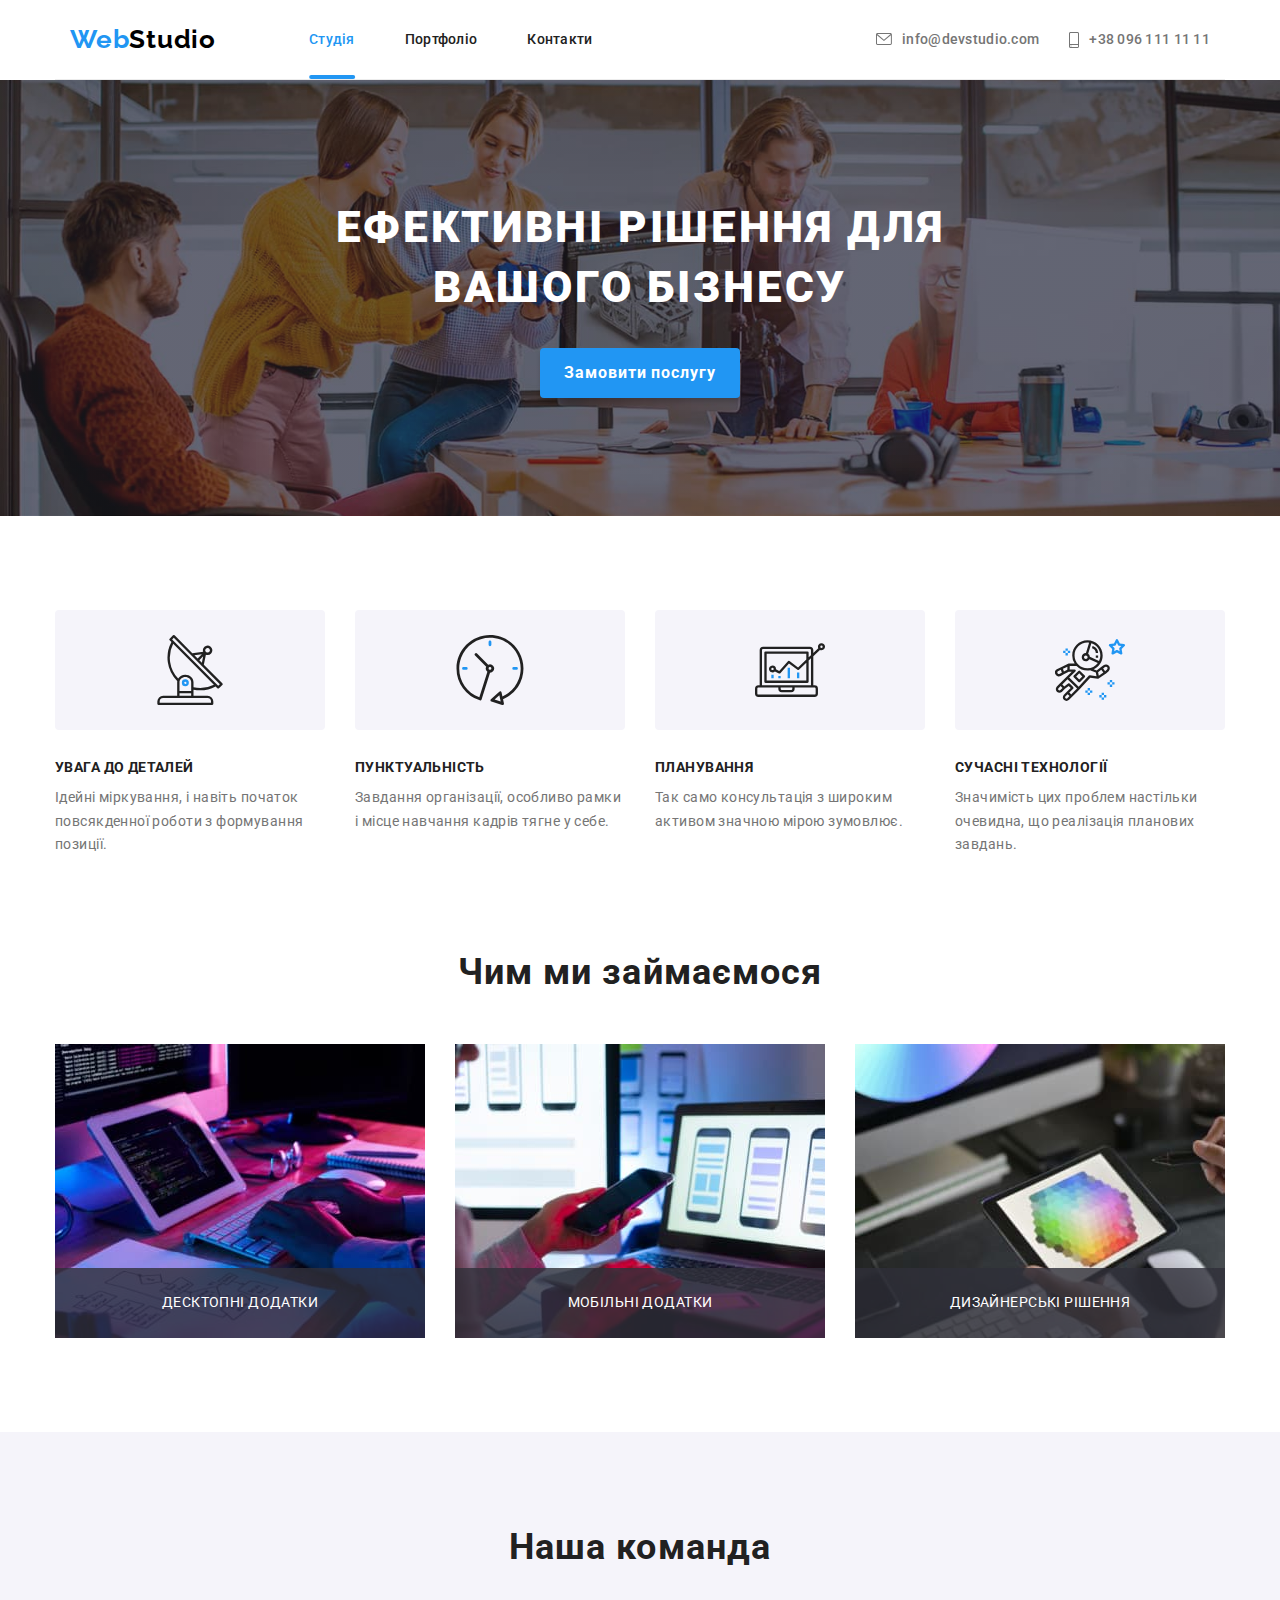
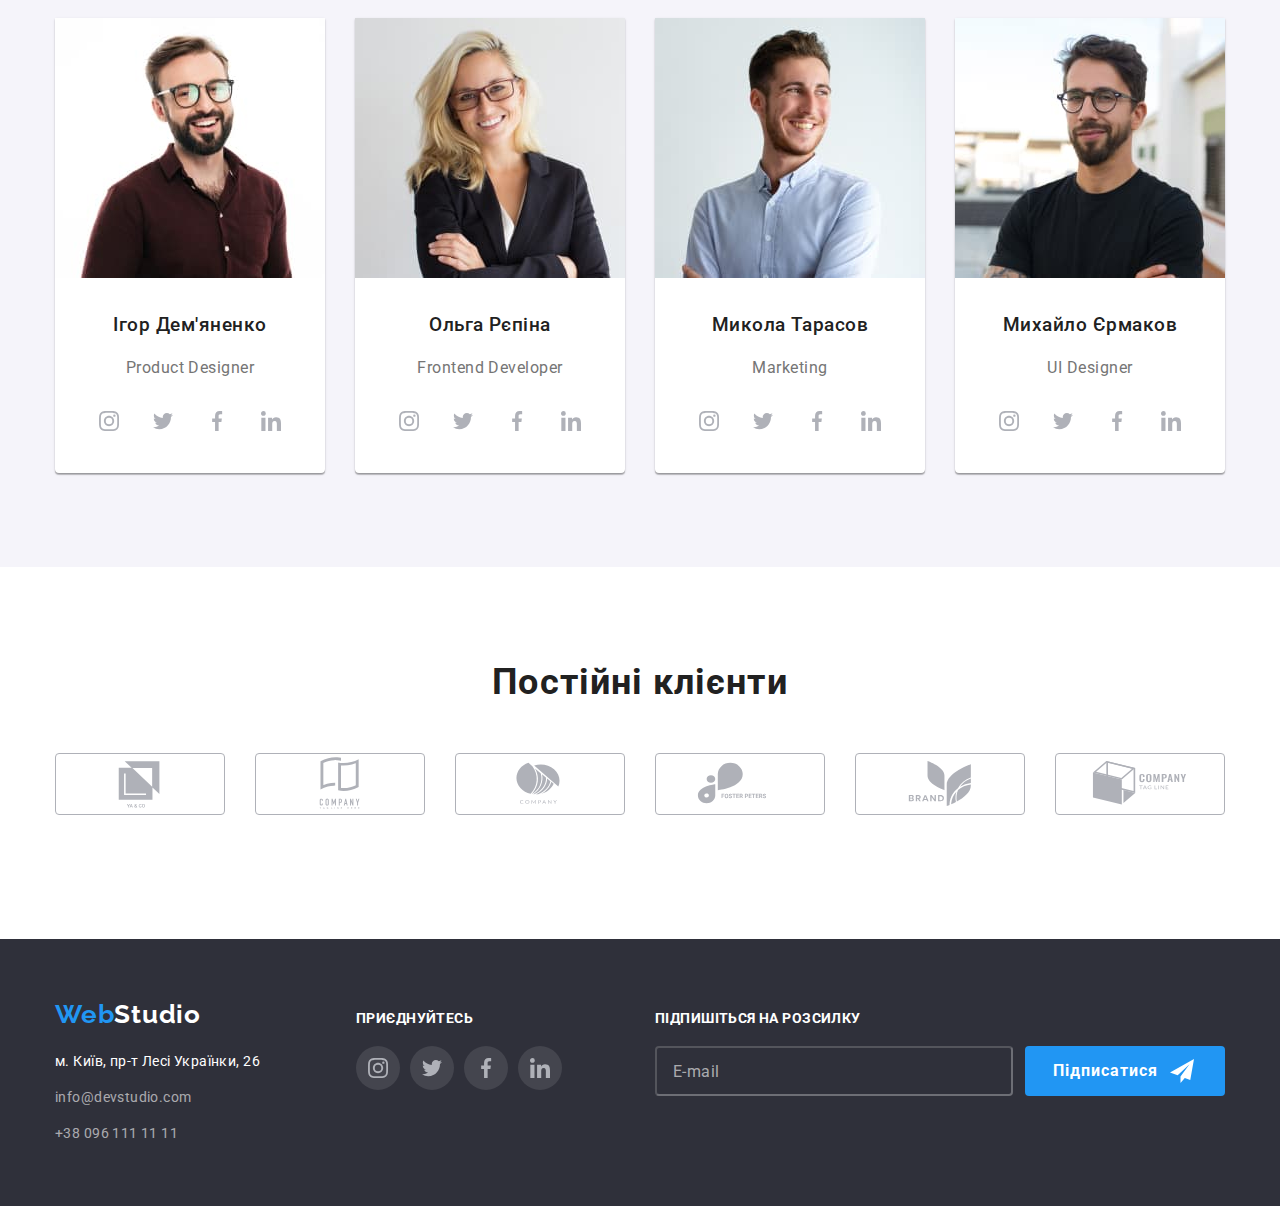
<file: index.html>
<!DOCTYPE html>
<html lang="uk">
	<head>
		<meta charset="UTF-8" />
		<meta http-equiv="X-UA-Compatible" content="IE=edge" />
		<meta name="viewport" content="width=device-width, initial-scale=1.0" />
		<title>Студія</title>
		<link
			href="https://fonts.googleapis.com/css2?family=Oleo+Script&family=Raleway:wght@700&family=Roboto:wght@400;500;700;900&display=swap"
			rel="stylesheet"
		/>
		<!-- <link
			rel="stylesheet"
			href="https://cdnjs.cloudflare.com/ajax/libs/modern-normalize/1.1.0/modern-normalize.min.css"
		/> -->
		<link rel="stylesheet" href="./css/main.min.css" />
	</head>
	<body>
		<header class="header">
			<div class="container header__nav">
				<a class="link logo" href="./index.html">
					<span class="logo__part-web">Web</span>Studio
				</a>
				<nav>
					<ul class="list header__nav-list">
						<li class="header__nav-item"><a href="./index.html" class="link header__link header__link--current">Студія</a></li>
						<li class="header__nav-item"><a href="./portfolio.html" class="link header__link">Портфоліо</a></li>
						<li class="header__nav-item"><a href="#" class="link header__link">Контакти</a></li>
					</ul>
				</nav>
				<ul class="list header__list">
					<li class="item header__item">
						<a href="mailto:info@devstudio.com" class="link header__contact">
							<svg class="header__contact-icon" width="16" height="12">
								<use href="./images/icons.svg#icon-envelope"></use>
							</svg>
							info@devstudio.com
						</a>
					</li>
					<li class="item header__item">
						<a href="tel:+380961111111" class="link header__contact">
							<svg class="header__contact-icon" width="10" height="16">
								<use href="./images/icons.svg#icon-smartphone"></use>
							</svg>
							+38 096 111 11 11
						</a>
					</li>
				</ul>
				<button class="header__burger js-open-menu" type="button" aria-label="Перемикач мобільного меню"
					aria-controls="menu-container" aria-expanded="false">
						<svg width="40" height="40">
							<use href="./images/icons.svg#icon-menu_40px"></use>
						</svg>
					</button>
			</div>
		</header>
		<main>
		<section class="section hero">
			<div class="container hero__container">
				<h1 class="hero__title">Ефективні рішення для вашого бізнесу</h1>
				<button data-modal-open type="button" class="button hero__button">Замовити послугу</button>
			</div>
		</section>
		<section class="section benefits">
			<div class="container benefits__container">
				<h2 class="title title-section benefits__title--visually-hidden">Переваги</h2>
				<ul class="list benefits__list">
					<li class="item benefits__item">
						<div class="benefits__icon">
							<svg width="70" height="70">
								<use href="./images/icons.svg#icon-antenna"></use>
							</svg>
						</div>
						<h3 class="title benefits__title">УВАГА ДО ДЕТАЛЕЙ</h3>
						<p class="benefits__description">
							Ідейні міркування, і навіть початок повсякденної роботи з формування позиції.
						</p>
					</li>
					<li class="item benefits__item">
						<div class="benefits__icon">
							<svg width="70" height="70">
								<use href="./images/icons.svg#icon-clock"></use>
							</svg>
						</div>
						<h3 class="title benefits__title">ПУНКТУАЛЬНІСТЬ</h3>
						<p class="benefits__description">
							Завдання організації, особливо рамки і місце навчання кадрів тягне у себе.
						</p>
					</li>
					<li class="item benefits__item">
						<div class="benefits__icon">
							<svg width="70" height="70">
								<use href="./images/icons.svg#icon-diagram"></use>
							</svg>
						</div>
						<h3 class="title benefits__title">ПЛАНУВАННЯ</h3>
						<p class="benefits__description">Так само консультація з широким активом значною мірою зумовлює.</p>
					</li>
					<li class="item benefits__item">
						<div class="benefits__icon">
							<svg width="70" height="70">
								<use href="./images/icons.svg#icon-astronaut"></use>
							</svg>
						</div>
						<h3 class="title benefits__title">СУЧАСНІ ТЕХНОЛОГІЇ</h3>
						<p class="benefits__description">
							Значимість цих проблем настільки очевидна, що реалізація планових завдань.
						</p>
					</li>
				</ul>
			</div>
		</section>
		<section class="section works">
			<div class="container works__container">
				<h2 class="title title-section">Чим ми займаємося</h2>
				<ul class="list works__list">
					<li class="item works__item">
						<img srcset="./images/works-img/desktop-apps.jpg 1x, ./images/works-img/desktop-apps@2x.jpg 2x" src="./images/works-img/desktop-apps.jpg" alt="десктопні додатки" />
						<p class="works__description">ДЕСКТОПНІ ДОДАТКИ</p>
					</li>
					<li class="item works__item">
						<img srcset="./images/works-img/mobile-apps.jpg 1x, ./images/works-img/mobile-apps@2x.jpg 2x" src="./images/works-img/mobile-apps.jpg" alt="мобільні додатки" />
						<p class="works__description">МОБІЛЬНІ ДОДАТКИ</p>
					</li>
					<li class="item works__item">
						<img srcset="./images/works-img/design-solutions.jpg 1x, ./images/works-img/design-solutions@2x.jpg 2x" src="./images/works-img/design-solutions.jpg" alt="дизайнерські рішення" />
						<p class="works__description">ДИЗАЙНЕРСЬКІ РІШЕННЯ</p>
					</li>
				</ul>
			</div>
		</section>
		<section class="section team">
			<div class="container team__container">
				<h2 class="title title-section">Наша команда</h2>
				<ul class="list team__list">
					<li class="item team__description">
						<picture>
							<source srcset="./images/team-img/product-designer-desktop.jpg 1x, ./images/team-img/product-designer-desktop@2x.jpg 2x" media="(min-width: 1200px)" />
			  
							<source srcset="./images/team-img/product-designer-tablet.jpg 1x, ./images/team-img/product-designer-tablet@2x.jpg 2x" media="(min-width: 768px)" />
			  
							<img class="team__memeber-img" srcset="./images/team-img/product-designer-mobile.jpg 1x, ./images/team-img/product-designer-mobile@2x.jpg 2x" src="./images/team-img/product-designer-mobile.jpg" alt="дизайнер продукту" />
						  </picture>
						<h3 class="title team__member">Ігор Дем'яненко</h3>
						<p class="team__position">Product Designer</p>
						<ul class="list team__link-list">
							<li class="team__link-item">
								<a class="team__social-link" href="#">
									<svg class="team__link-icon" width="20" height="20">
										<use href="./images/icons.svg#icon-instagram"></use>
									</svg>
								</a>
							</li>
							<li class="team__link-item">
								<a class="team__social-link" href="#">
									<svg class="team__link-icon" width="20" height="20">
										<use href="./images/icons.svg#icon-twitter"></use>
									</svg>
								</a>
							</li>
							<li class="team__link-item">
								<a class="team__social-link" href="#">
									<svg class="team__link-icon" width="20" height="20">
										<use href="./images/icons.svg#icon-facebook"></use>
									</svg>
								</a>
							</li>
							<li class="team__link-item">
								<a class="team__social-link" href="#">
									<svg class="team__link-icon" width="20" height="20">
										<use href="./images/icons.svg#icon-linkedin"></use>
									</svg>
								</a>
							</li>
						</ul>
					</li>
					<li class="item team__description">
						<picture>
							<source srcset="./images/team-img/frontend-developer-desktop.jpg 1x, ./images/team-img/frontend-developer-desktop@2x.jpg 2x" media="(min-width: 1200px)" />
			  
							<source srcset="./images/team-img/frontend-developer-tablet.jpg 1x, ./images/team-img/frontend-developer-tablet@2x.jpg 2x" media="(min-width: 768px)" />
			  
							<img class="team__memeber-img" srcset="./images/team-img/frontend-developer-mobile.jpg 1x, ./images/team-img/frontend-developer-mobile@2x.jpg 2x" src="./images/team-img/frontend-developer-mobile.jpg" alt="фронтенд розробник" />
						</picture>
						<h3 class="title team__member">Ольга Рєпіна</h3>
						<p class="team__position">Frontend Developer</p>
						<ul class="list team__link-list">
							<li class="team__link-item">
								<a class="team__social-link" href="#">
									<svg class="team__link-icon" width="20" height="20">
										<use href="./images/icons.svg#icon-instagram"></use>
									</svg>
								</a>
							</li>
							<li class="team__link-item">
								<a class="team__social-link" href="#">
									<svg class="team__link-icon" width="20" height="20">
										<use href="./images/icons.svg#icon-twitter"></use>
									</svg>
								</a>
							</li>
							<li class="team__link-item">
								<a class="team__social-link" href="#">
									<svg class="team__link-icon" width="20" height="20">
										<use href="./images/icons.svg#icon-facebook"></use>
									</svg>
								</a>
							</li>
							<li class="team__link-item">
								<a class="team__social-link" href="#">
									<svg class="team__link-icon" width="20" height="20">
										<use href="./images/icons.svg#icon-linkedin"></use>
									</svg>
								</a>
							</li>
						</ul>
					</li>
					<li class="item team__description">
						<picture>
							<source srcset="./images/team-img/marketing-desktop.jpg 1x, ./images/team-img/marketing-desktop@2x.jpg 2x" media="(min-width: 1200px)" />
			  
							<source srcset="./images/team-img/marketing-tablet.jpg 1x, ./images/team-img/marketing-tablet@2x.jpg 2x" media="(min-width: 768px)" />
			  
							<img class="team__memeber-img" srcset="./images/team-img/marketing-mobile.jpg 1x, ./images/team-img/marketing-mobile@2x.jpg 2x" src="./images/team-img/marketing-mobile.jpg" alt="маркетолог" />
						</picture>
						<h3 class="title team__member">Микола Тарасов</h3>
						<p class="team__position">Marketing</p>
						<ul class="list team__link-list">
							<li class="team__link-item">
								<a class="team__social-link" href="#">
									<svg class="team__link-icon" width="20" height="20">
										<use href="./images/icons.svg#icon-instagram"></use>
									</svg>
								</a>
							</li>
							<li class="team__link-item">
								<a class="team__social-link" href="#">
									<svg class="team__link-icon" width="20" height="20">
										<use href="./images/icons.svg#icon-twitter"></use>
									</svg>
								</a>
							</li>
							<li class="team__link-item">
								<a class="team__social-link" href="#">
									<svg class="team__link-icon" width="20" height="20">
										<use href="./images/icons.svg#icon-facebook"></use>
									</svg>
								</a>
							</li>
							<li class="team__link-item">
								<a class="team__social-link" href="#">
									<svg class="team__link-icon" width="20" height="20">
										<use href="./images/icons.svg#icon-linkedin"></use>
									</svg>
								</a>
							</li>
						</ul>
					</li>
					<li class="item team__description">
						<picture>
							<source srcset="./images/team-img/ui-designer-desktop.jpg 1x, ./images/team-img/ui-designer-desktop@2x.jpg 2x" media="(min-width: 1200px)" />
			  
							<source srcset="./images/team-img/ui-designer-tablet.jpg 1x, ./images/team-img/ui-designer-tablet@2x.jpg 2x" media="(min-width: 768px)" />
			  
							<img class="team__memeber-img" srcset="./images/team-img/ui-designer-mobile.jpg 1x, ./images/team-img/ui-designer-mobile@2x.jpg 2x" src="./images/team-img/ui-designer-mobile.jpg" alt="дизайнер інтерфейсу" />
						</picture>
						<h3 class="title team__member">Михайло Єрмаков</h3>
						<p class="team__position">UI Designer</p>
						<ul class="list team__link-list">
							<li class="team__link-item">
								<a class="team__social-link" href="#">
									<svg class="team__link-icon" width="20" height="20">
										<use href="./images/icons.svg#icon-instagram"></use>
									</svg>
								</a>
							</li>
							<li class="team__link-item">
								<a class="team__social-link" href="#">
									<svg class="team__link-icon" width="20" height="20">
										<use href="./images/icons.svg#icon-twitter"></use>
									</svg>
								</a>
							</li>
							<li class="team__link-item">
								<a class="team__social-link" href="#">
									<svg class="team__link-icon" width="20" height="20">
										<use href="./images/icons.svg#icon-facebook"></use>
									</svg>
								</a>
							</li>
							<li class="team__link-item">
								<a class="team__social-link" href="#">
									<svg class="team__link-icon" width="20" height="20">
										<use href="./images/icons.svg#icon-linkedin"></use>
									</svg>
								</a>
							</li>
						</ul>
					</li>
				</ul>
			</div>
		</section>
		<section class="section clients">
			<div class="container clients__container">
				<h2 class="title clients__title">Постійні клієнти</h2>
				<ul class="list clients__list">
					<li class="item clients__link">
						<a class="clients__logo" href="#">
							<svg width="106" height="60">
								<use href="./images/icons.svg#icon-ya-co"></use>
							</svg>
						</a>
					</li>
					<li class="item clients__link">
						<a class="clients__logo" href="#">
							<svg width="106" height="60">
								<use href="./images/icons.svg#icon-tagline-here"></use>
							</svg>
						</a>
					</li>
					<li class="item clients__link">
						<a class="clients__logo" href="#">
							<svg width="106" height="60">
								<use href="./images/icons.svg#icon-company"></use>
							</svg>
						</a>
					</li>
					<li class="item clients__link">
						<a class="clients__logo" href="#">
							<svg width="106" height="60">
								<use href="./images/icons.svg#icon-foster-peters"></use>
							</svg>
						</a>
					</li>
					<li class="item clients__link">
						<a class="clients__logo" href="#">
							<svg width="106" height="60">
								<use href="./images/icons.svg#icon-brand"></use>
							</svg>
						</a>
					</li>
					<li class="item clients__link">
						<a class="clients__logo" href="#">
							<svg width="106" height="60">
								<use href="./images/icons.svg#icon-tag-line"></use>
							</svg>
						</a>
					</li>
				</ul>
			</div>
		</section>
		</main>
		<footer class="footer">
			<div class="container footer__container">
				<div class="container footer__logo-container">
					<a class="link logo" href="./index.html">
						<span class="logo__part-web">Web</span><span class="logo__part-studio">Studio</span>
					</a>
					<address>
						<ul class="list footer__address">
							<li class="item footer__item">
								<a
									href="http://www.google.com/maps/place/%D0%B1%D1%83%D0%BB.+%D0%9B%D0%B5%D1%81%D0%B8+%D0%A3%D0%BA%D1%80%D0%B0%D0%B8%D0%BD%D0%BA%D0%B8,+26,+%D0%9A%D0%B8%D0%B5%D0%B2,+02000/@50.4265841,30.5361971,17z/data=!3m1!4b1!4m5!3m4!1s0x40d4cf0e033ecbe9:0x57a4dffefec77da0!8m2!3d50.4265807!4d30.5383858"
									target="_blank"
									rel="noopener noreferrer"
									class="link footer__item-address"
								>
									м. Київ, пр-т Лесі Українки, 26
								</a>
							</li>
							<li class="item footer__item">
								<a href="mailto:info@devstudio.com" class="link footer__item-contacts">info@devstudio.com</a>
							</li>
							<li class="item footer__item"><a href="tel:+380961111111" class="link footer__item-contacts">+38 096 111 11 11</a></li>
						</ul>
					</address>	
				</div>
				<div class="container footer__link-container">
					<p class="footer___call-title">ПРИЄДНУЙТЕСЬ</p>
					<ul class="list footer__link-list">
						<li class="team__link-item">
							<a class="team__social-link footer__link" href="#">
								<svg class="team__link-icon width="20" height="20">
									<use href="./images/icons.svg#icon-instagram"></use>
								</svg>
							</a>
						</li>
						<li class="team__link-item">
							<a class="team__social-link footer__link" href="#">
								<svg class="team__link-icon" width="20" height="20">
									<use href="./images/icons.svg#icon-twitter"></use>
								</svg>
							</a>
						</li>
						<li class="team__link-item">
							<a class="team__social-link footer__link" href="#">
								<svg class="team__link-icon" width="20" height="20">
									<use href="./images/icons.svg#icon-facebook"></use>
								</svg>
							</a>
						</li>
						<li class="team__link-item">
							<a class="team__social-link footer__link" href="#">
								<svg class="team__link-icon" width="20" height="20">
									<use href="./images/icons.svg#icon-linkedin"></use>
								</svg>
							</a>
						</li>
					</ul>
				</div>
				<div class="container footer__submit-container">
					<p class="footer__submit-title">ПІДПИШІТЬСЯ НА РОЗСИЛКУ</p>
					<form class="footer__submit-form">
						<label for="email">
							<input class="footer__email-input" type="email" name="mail" id="email" placeholder="E-mail">
						</label>
						<button class="submit footer__submit-button">Підписатися<svg class="footer__send-icon" width="24" height="24">
									<use href="./images/icons.svg#icon-icon-send"></use>
								</svg>
						</button>
					</form>
				</div>
			</div>
		</footer>
		<div class="mobile-menu js-menu-container">
			<div class="container mobile-menu__container">
				<button class="mobile-menu__close js-close-menu" type="button">
					<svg class="mobile-menu__icon-close" id="menu-container" width="40" height="40" aria-label="Перемикач мобільного меню">
						<use href="./images/icons.svg#icon-close_40px"></use>
					</svg>
				</button>
				<ul class="list mobile-menu__list">
					<li class="mobile-menu__item">
					<a class="mobile-menu__link mobile-menu__link--current" href="./index.html">Студія</a>
					</li>
					<li class="mobile-menu__item">
					  <a class="mobile-menu__link" href="./portfolio.html">Портфоліо</a>
					</li>
					<li class="mobile-menu__item"><a class="mobile-menu__link" href="">Контакти</a></li>
				  </ul>
				  <div class="mobile-menu__contacts-container">
					<ul class="list mobile-menu__contacts">
					  <li class="mobile-menu__contacts-item">
						<a class="mobile-menu__contacts-link-phone link" href="tel:+380961111111">
						  +38 096 111 11 11</a>
					  </li>
					  <li class="mobile-menu__contacts-item">
						<a class="mobile-menu__contacts-link-mail link" href="mailto:info@devstudio.com">
						  info@devstudio.com</a>
					  </li>
					</ul>
					<ul class="list mobile-menu__socials">
					  <li class="mobile-menu__socials-item">
						<a href="#" class="mobile-menu__socials-link" target="_blank" rel="noopener noreferrer">Instagram</a>
					  </li>
					  <li class="mobile-menu__socials-item">
						<a href="#" class="mobile-menu__socials-link" target="_blank" rel="noopener noreferrer">Twitter</a>
					  </li>
					  <li class="mobile-menu__socials-item">
						<a href="#" class="mobile-menu__socials-link" target="_blank" rel="noopener noreferrer">Facebook</a>
					  </li>
					  <li class="mobile-menu__socials-item">
						<a href="#" class="mobile-menu__socials-link" target="_blank" rel="noopener noreferrer">LinkedIn</a>
					  </li>
					</ul>
				  </div>
			</div>
		</div>
	<div class="backdrop is-hidden" data-modal>
		<div class="modal">
			<button class="button modal__close-button" data-modal-close>
					<svg class="modal__close-icon" width="18" height="18">
						<use href="./images/icons.svg#icon-close-black-18"></use>
					</svg>
			</button>
			<form class="modal__user-form" autocomplete="on">
			<h2 class="modal__form-title">Залиште свої дані, ми вам передзвонимо</h2>
			<label class="modal__form-field-label" for="name">Ім'я</label>
			<div class="modal__form-field">
				<input class="modal__form-field-input" type="text" name="name" id="name"/>
			<svg class="modal__form-field-icon" width="18" height="18">
				<use href="./images/icons.svg#icon-person-black-18dp-1"></use>
			</svg>
			</div>
			<label class="modal__form-field-label" for="tel">Телефон</label>
			<div class="modal__form-field">
				<input class="modal__form-field-input" type="tel" name="tel" id="tel"/>
			<svg class="modal__form-field-icon" width="18" height="18">
				<use href="./images/icons.svg#icon-phone-black-18dp-1"></use>
			</svg>
			</div>
			<label class="modal__form-field-label" for="mail">Пошта</label>
			<div class="modal__form-field">
				<input class="modal__form-field-input" type="email" name="mail" id="mail"/>
			<svg class="modal__form-field-icon" width="18" height="18">
				<use href="./images/icons.svg#icon-email-black-18dp-1"></use>
			</svg>
			</div>
			<label class="modal__form-field-label" for="comment">Коментар</label>
			<textarea class="modal__form-field-textarea" name="comment" id="comment" placeholder="Введіть текст"></textarea>
			<div class="modal__form-field-checkbox checkbox">
			<input class="modal__checkbox-input" type="checkbox" name="terms-checkbox" id="terms-checkbox" />
			<svg class="modal__checkbox-icon" width="16" height="15">
				<use href="./images/icons.svg#icon-icon-check"></use>
			</svg>
			<label class="modal__checkbox-label" for="terms-checkbox">Погоджуюся з розсилкою та приймаю <a class="modal__contract-conditions" href="#">Умови договору</a></label>
			</div>
			<button class="submit modal__form-submit" type="submit">Відправити</button>
			</form>
		</div>
	</div>
	<script src="./js/modal.js"></script>
	<script src="./js/mobile-menu.js"></script>
	</body>
</html>
</file>
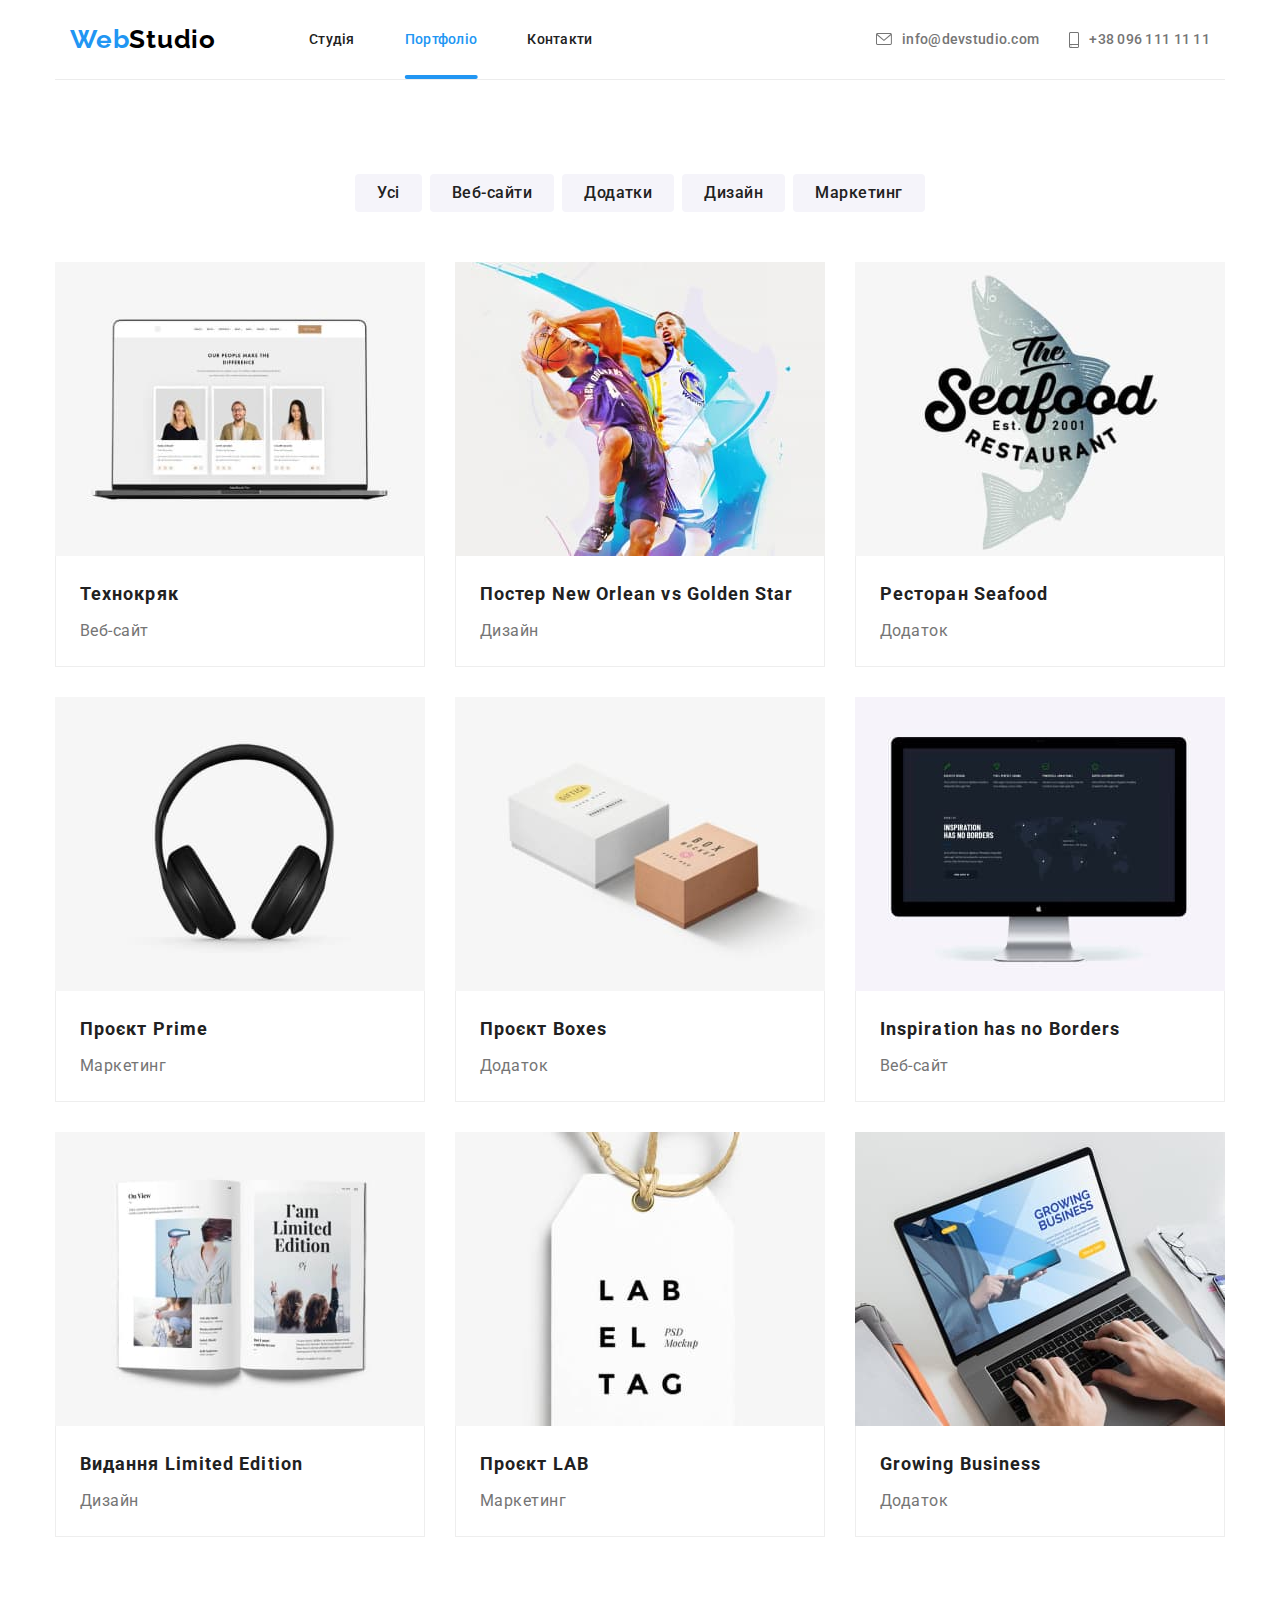
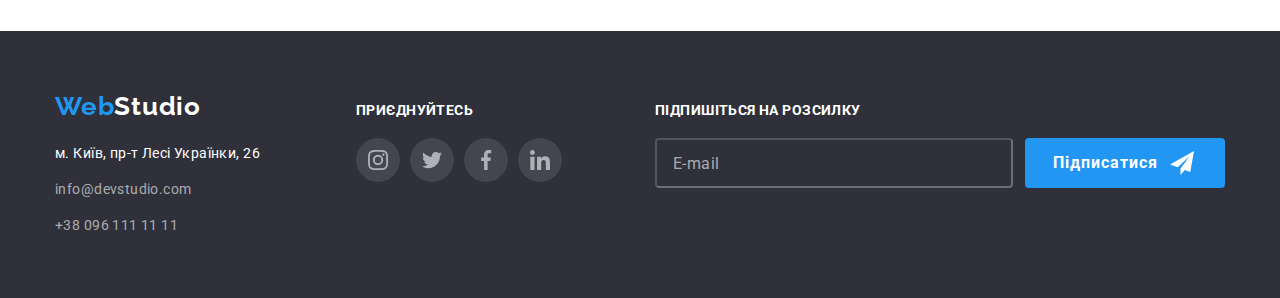
<file: portfolio.html>
<!DOCTYPE html>
<html lang="uk">
	<head>
		<meta charset="UTF-8" />
		<meta http-equiv="X-UA-Compatible" content="IE=edge" />
		<meta name="viewport" content="width=device-width, initial-scale=1.0" />
		<title>Портфоліо</title>
		<link
			href="https://fonts.googleapis.com/css2?family=Oleo+Script&family=Raleway:wght@700&family=Roboto:wght@400;500;700;900&display=swap"
			rel="stylesheet"
		/>
		<!-- <link
			rel="stylesheet"
			href="https://cdnjs.cloudflare.com/ajax/libs/modern-normalize/1.1.0/modern-normalize.min.css"
		/> -->
		<link rel="stylesheet" href="./css/main.min.css" />
	</head>
	<body>
		<header class="header">
			<div class="container header__nav">
				<a class="link logo" href="./index.html">
					<span class="logo__part-web">Web</span>Studio
				</a>
				<nav>
					<ul class="list header__nav-list">
						<li class="header__nav-item"><a href="./index.html" class="link header__link">Студія</a></li>
						<li class="header__nav-item"><a href="./portfolio.html" class="link header__link header__link--current">Портфоліо</a></li>
						<li class="header__nav-item"><a href="#" class="link header__link">Контакти</a></li>
					</ul>
				</nav>
				<ul class="list header__list">
					<li class="item header__item">
						<a href="mailto:info@devstudio.com" class="link header__contact">
							<svg class="header__contact-icon" width="16" height="12">
								<use href="./images/icons.svg#icon-envelope"></use>
							</svg>
							info@devstudio.com
						</a>
					</li>
					<li class="item header__item">
						<a href="tel:+380961111111" class="link header__contact">
							<svg class="header__contact-icon" width="10" height="16">
								<use href="./images/icons.svg#icon-smartphone"></use>
							</svg>
							+38 096 111 11 11
						</a>
					</li>
				</ul>
				<button class="header__burger js-open-menu" type="button" aria-label="Перемикач мобільного меню"
					aria-controls="menu-container" aria-expanded="false">
						<svg width="40" height="40">
							<use href="./images/icons.svg#icon-menu_40px"></use>
						</svg>
					</button>
			</div>
		</header>
		<main>
		<section class="section portfolio">
			<div class="container portfolio__container">
				<h1 class="title portfolio__title portfolio__title--visually-hidden">Приклади робіт</h1>
				<ul class="list portfolio__button-list">
					<li class="item portfolio__button-item">
						<button type="button" class="button portfolio__button">Усі</button>
					</li>
					<li class="item portfolio__button-item">
						<button type="button" class="button portfolio__button">Веб-сайти</button>
					</li>
					<li class="item portfolio__button-item">
						<button type="button" class="button portfolio__button">Додатки</button>
					</li>
					<li class="item portfolio__button-item">
						<button type="button" class="button portfolio__button">Дизайн</button>
					</li>
					<li class="item portfolio__button-item">
						<button type="button" class="button portfolio__button">Маркетинг</button>
					</li>
				</ul>
				<ul class="list portfolio__project-list">
					<li class="portfolio__project-item">
						<a class="link portfolio__project-link" href="#">
							<div class="portfolio__project-thumb">
								<picture>
									<source srcset="./images/portfolio/website-tech-desktop.jpg 1x, ./images/portfolio/website-tech-desktop@2x.jpg 2x" media="(min-width: 1200px)" />
                    
									<source srcset="./images/portfolio/website-tech-tablet.jpg 1x, ./images/portfolio/website-tech-tablet@2x.jpg 2x" media="(min-width: 768px)"/>
                    				
									<img srcset="./images/portfolio/website-tech-mobile.jpg 1x, ./images/portfolio/website-tech-mobile@2x.jpg 2x" src="./images/portfolio/website-tech-mobile.jpg" alt="веб-сайт технокряк" />
								</picture>
								<div class="portfolio__description-project">
									<p>
										Ресурс пропонує комплексні пропозиції з різним рівнем функціоналу та сервісів. Все це дозволить
										відвідувачу отримати вичерпні відомості про компанію чи приватну особу.
									</p>
								</div>
							</div>
							<div class="portfolio__project-box">
								<h2 class="title portfolio__title-project">Технокряк</h2>
								<p class="portfolio__type-project">Веб-сайт</p>
							</div>
						</a>
					</li>
					<li class="portfolio__project-item">
						<a class="link portfolio__project-link" href="#">
							<div class="portfolio__project-thumb">
								<picture>
									<source srcset="./images/portfolio/poster-basketball-desktop.jpg 1x, ./images/portfolio/poster-basketball-desktop@2x.jpg 2x" media="(min-width: 1200px)" />
                    
									<source srcset="./images/portfolio/poster-basketball-tablet.jpg 1x, ./images/portfolio/poster-basketball-tablet@2x.jpg 2x" media="(min-width: 768px)"/>
                    				
									<img srcset="./images/portfolio/poster-basketball-mobile.jpg 1x, ./images/portfolio/poster-basketball-mobile@2x.jpg 2x" src="./images/portfolio/poster-basketball-mobile.jpg" alt="баскетбольний постер" />
								</picture>
								<div class="portfolio__description-project">
									<p>
										Lorem ipsum dolor sit amet consectetur adipisicing elit. Natus qui sit quas, asperiores nulla quos
										ut rem quia distinctio fugiat!
									</p>
								</div>
							</div>
							<div class="portfolio__project-box">
								<h2 class="title portfolio__title-project">Постер New Orlean vs Golden Star</h2>
								<p class="portfolio__type-project">Дизайн</p>
							</div>
						</a>
					</li>
					<li class="portfolio__project-item">
						<a class="link portfolio__project-link" href="#">
							<div class="portfolio__project-thumb">
								<picture>
									<source srcset="./images/portfolio/restaurant-seafood-desktop.jpg 1x, ./images/portfolio/restaurant-seafood-desktop@2x.jpg 2x" media="(min-width: 1200px)" />
                    
									<source srcset="./images/portfolio/restaurant-seafood-tablet.jpg 1x, ./images/portfolio/restaurant-seafood-tablet@2x.jpg 2x" media="(min-width: 768px)"/>
                    				
									<img srcset="./images/portfolio/restaurant-seafood-mobile.jpg 1x, ./images/portfolio/restaurant-seafood-mobile@2x.jpg 2x" src="./images/portfolio/restaurant-seafood-mobile.jpg" alt="додаток морського ресторану" />
								</picture>
								<div class="portfolio__description-project">
									<p>
										Lorem ipsum dolor sit amet consectetur adipisicing elit. Natus qui sit quas, asperiores nulla quos
										ut rem quia distinctio fugiat!
									</p>
								</div>
							</div>
							<div class="portfolio__project-box">
								<h2 class="title portfolio__title-project">Ресторан Seafood</h2>
								<p class="portfolio__type-project">Додаток</p>
							</div>
						</a>
					</li>
					<li class="portfolio__project-item">
						<a class="link portfolio__project-link" href="#">
							<div class="portfolio__project-thumb">
								<picture>
									<source srcset="./images/portfolio/project-prime-desktop.jpg 1x, ./images/portfolio/project-prime-desktop@2x.jpg 2x" media="(min-width: 1200px)" />
                    
									<source srcset="./images/portfolio/project-prime-tablet.jpg 1x, ./images/portfolio/project-prime-tablet@2x.jpg 2x" media="(min-width: 768px)"/>
                    				
									<img srcset="./images/portfolio/project-prime-mobile.jpg 1x, ./images/portfolio/project-prime-mobile@2x.jpg 2x" src="./images/portfolio/project-prime-mobile.jpg" alt="проєкт прайм" />
								</picture>
								<div class="portfolio__description-project">
									<p>
										Lorem ipsum dolor sit amet consectetur adipisicing elit. Natus qui sit quas, asperiores nulla quos
										ut rem quia distinctio fugiat!
									</p>
								</div>
							</div>
							<div class="portfolio__project-box">
								<h2 class="title portfolio__title-project">Проєкт Prime</h2>
								<p class="portfolio__type-project">Маркетинг</p>
							</div>
						</a>
					</li>
					<li class="portfolio__project-item">
						<a class="link portfolio__project-link" href="#">
							<div class="portfolio__project-thumb">
								<picture>
									<source srcset="./images/portfolio/project-box-desktop.jpg 1x, ./images/portfolio/project-box-desktop@2x.jpg 2x" media="(min-width: 1200px)" />
                    
									<source srcset="./images/portfolio/project-box-tablet.jpg 1x, ./images/portfolio/project-box-tablet@2x.jpg 2x" media="(min-width: 768px)"/>
                    				
									<img srcset="./images/portfolio/project-box-mobile.jpg 1x, ./images/portfolio/project-box-mobile@2x.jpg 2x" src="./images/portfolio/project-box-mobile.jpg" alt="додаток коробок" />
								</picture>
								<div class="portfolio__description-project">
									<p>
										Lorem ipsum dolor sit amet consectetur adipisicing elit. Natus qui sit quas, asperiores nulla quos
										ut rem quia distinctio fugiat!
									</p>
								</div>
							</div>
							<div class="portfolio__project-box">
								<h2 class="title portfolio__title-project">Проєкт Boxes</h2>
								<p class="portfolio__type-project">Додаток</p>
							</div>
						</a>
					</li>
					<li class="portfolio__project-item">
						<a class="link portfolio__project-link" href="#">
							<div class="portfolio__project-thumb">
								<picture>
									<source srcset="./images/portfolio/website-inspiration-desktop.jpg 1x, ./images/portfolio/website-inspiration-desktop@2x.jpg 2x" media="(min-width: 1200px)" />
                    
									<source srcset="./images/portfolio/website-inspiration-tablet.jpg 1x, ./images/portfolio/website-inspiration-tablet@2x.jpg 2x" media="(min-width: 768px)"/>
                    				
									<img srcset="./images/portfolio/website-inspiration-mobile.jpg 1x, ./images/portfolio/website-inspiration-mobile@2x.jpg 2x" src="./images/portfolio/website-inspiration-mobile.jpg" alt="веб-сайт натхнення" />
								</picture>
								<div class="portfolio__description-project">
									<p>
										Lorem ipsum dolor sit amet consectetur adipisicing elit. Natus qui sit quas, asperiores nulla quos
										ut rem quia distinctio fugiat!
									</p>
								</div>
							</div>
							<div class="portfolio__project-box">
								<h2 class="title portfolio__title-project">Inspiration has no Borders</h2>
								<p class="portfolio__type-project">Веб-сайт</p>
							</div>
						</a>
					</li>
					<li class="portfolio__project-item">
						<a class="link portfolio__project-link" href="#">
							<div class="portfolio__project-thumb">
								<picture>
									<source srcset="./images/portfolio/edition-le-desktop.jpg 1x, ./images/portfolio/edition-le-desktop@2x.jpg 2x" media="(min-width: 1200px)" />
                    
									<source srcset="./images/portfolio/edition-le-tablet.jpg 1x, ./images/portfolio/edition-le-tablet@2x.jpg 2x" media="(min-width: 768px)"/>
                    				
									<img srcset="./images/portfolio/edition-le-mobile.jpg 1x, ./images/portfolio/edition-le-mobile@2x.jpg 2x" src="./images/portfolio/edition-le-mobile.jpg" alt="дизайн Видання" />
								</picture>
								<div class="portfolio__description-project">
									<p>
										Lorem ipsum dolor sit amet consectetur adipisicing elit. Natus qui sit quas, asperiores nulla quos
										ut rem quia distinctio fugiat!
									</p>
								</div>
							</div>
							<div class="portfolio__project-box">
								<h2 class="title portfolio__title-project">Видання Limited Edition</h2>
								<p class="portfolio__type-project">Дизайн</p>
							</div>
						</a>
					</li>
					<li class="portfolio__project-item">
						<a class="link portfolio__project-link" href="#">
							<div class="portfolio__project-thumb">
								<picture>
									<source srcset="./images/portfolio/project-lab-desktop.jpg 1x, ./images/portfolio/project-lab-desktop@2x.jpg 2x" media="(min-width: 1200px)" />
                    
									<source srcset="./images/portfolio/project-lab-tablet.jpg 1x, ./images/portfolio/project-lab-tablet@2x.jpg 2x" media="(min-width: 768px)"/>
                    				
									<img srcset="./images/portfolio/project-lab-mobile.jpg 1x, ./images/portfolio/project-lab-mobile@2x.jpg 2x" src="./images/portfolio/project-lab-mobile.jpg" alt="проєкт Лаб" />
								</picture>
								<div class="portfolio__description-project">
									<p>
										Lorem ipsum dolor sit amet consectetur adipisicing elit. Natus qui sit quas, asperiores nulla quos
										ut rem quia distinctio fugiat!
									</p>
								</div>
							</div>
							<div class="portfolio__project-box">
								<h2 class="title portfolio__title-project">Проєкт LAB</h2>
								<p class="portfolio__type-project">Маркетинг</p>
							</div>
						</a>
					</li>
					<li class="portfolio__project-item">
						<a class="link portfolio__project-link" href="#">
							<div class="portfolio__project-thumb">
								<picture>
									<source srcset="./images/portfolio/growing-business-desktop.jpg 1x, ./images/portfolio/growing-business-desktop@2x.jpg 2x" media="(min-width: 1200px)" />
                    
									<source srcset="./images/portfolio/growing-business-tablet.jpg 1x, ./images/portfolio/growing-business-tablet@2x.jpg 2x" media="(min-width: 768px)"/>
                    				
									<img srcset="./images/portfolio/growing-business-mobile.jpg 1x, ./images/portfolio/growing-business-mobile@2x.jpg 2x" src="./images/portfolio/growing-business-mobile.jpg" alt="додаток бізнесу" />
								</picture>
								<div class="portfolio__description-project">
									<p>
										Lorem ipsum dolor sit amet consectetur adipisicing elit. Natus qui sit quas, asperiores nulla quos
										ut rem quia distinctio fugiat!
									</p>
								</div>
							</div>
							<div class="portfolio__project-box">
								<h2 class="title portfolio__title-project">Growing Business</h2>
								<p class="portfolio__type-project">Додаток</p>
							</div>
						</a>
					</li>
				</ul>
			</div>
		</section>
		</main>
		<footer class="footer">
			<div class="container footer__container">
				<div class="container footer__logo-container">
					<a class="link logo" href="./index.html">
						<span class="logo__part-web">Web</span><span class="logo__part-studio">Studio</span>
					</a>
					<address>
						<ul class="list footer__address">
							<li class="item footer__item">
								<a
									href="http://www.google.com/maps/place/%D0%B1%D1%83%D0%BB.+%D0%9B%D0%B5%D1%81%D0%B8+%D0%A3%D0%BA%D1%80%D0%B0%D0%B8%D0%BD%D0%BA%D0%B8,+26,+%D0%9A%D0%B8%D0%B5%D0%B2,+02000/@50.4265841,30.5361971,17z/data=!3m1!4b1!4m5!3m4!1s0x40d4cf0e033ecbe9:0x57a4dffefec77da0!8m2!3d50.4265807!4d30.5383858"
									target="_blank"
									rel="noopener noreferrer"
									class="link footer__item-address"
								>
									м. Київ, пр-т Лесі Українки, 26
								</a>
							</li>
							<li class="item footer__item">
								<a href="mailto:info@devstudio.com" class="link footer__item-contacts">info@devstudio.com</a>
							</li>
							<li class="item footer__item"><a href="tel:+380961111111" class="link footer__item-contacts">+38 096 111 11 11</a></li>
						</ul>
					</address>	
				</div>
				<div class="container footer__link-container">
					<p class="footer___call-title">ПРИЄДНУЙТЕСЬ</p>
					<ul class="list footer__link-list">
						<li class="team__link-item">
							<a class="team__social-link footer__link" href="#">
								<svg class="team__link-icon width="20" height="20">
									<use href="./images/icons.svg#icon-instagram"></use>
								</svg>
							</a>
						</li>
						<li class="team__link-item">
							<a class="team__social-link footer__link" href="#">
								<svg class="team__link-icon" width="20" height="20">
									<use href="./images/icons.svg#icon-twitter"></use>
								</svg>
							</a>
						</li>
						<li class="team__link-item">
							<a class="team__social-link footer__link" href="#">
								<svg class="team__link-icon" width="20" height="20">
									<use href="./images/icons.svg#icon-facebook"></use>
								</svg>
							</a>
						</li>
						<li class="team__link-item">
							<a class="team__social-link footer__link" href="#">
								<svg class="team__link-icon" width="20" height="20">
									<use href="./images/icons.svg#icon-linkedin"></use>
								</svg>
							</a>
						</li>
					</ul>
				</div>
				<div class="container footer__submit-container">
					<p class="footer__submit-title">ПІДПИШІТЬСЯ НА РОЗСИЛКУ</p>
					<form class="footer__submit-form">
						<label for="email">
							<input class="footer__email-input" type="email" name="mail" id="email" placeholder="E-mail">
						</label>
						<button class="submit footer__submit-button">Підписатися<svg class="footer__send-icon" width="24" height="24">
									<use href="./images/icons.svg#icon-icon-send"></use>
								</svg>
						</button>
					</form>
				</div>
			</div>
		</footer>
		<div class="mobile-menu js-menu-container">
			<div class="container mobile-menu__container">
				<button class="mobile-menu__close js-close-menu" type="button">
					<svg class="mobile-menu__icon-close" id="menu-container" width="40" height="40" aria-label="Перемикач мобільного меню">
						<use href="./images/icons.svg#icon-close_40px"></use>
					</svg>
				</button>
				<ul class="list mobile-menu__list">
					<li class="mobile-menu__item">
					<a class="mobile-menu__link" href="./index.html">Студія</a>
					</li>
					<li class="mobile-menu__item">
					  <a class="mobile-menu__link mobile-menu__link--current" href="./portfolio.html">Портфоліо</a>
					</li>
					<li class="mobile-menu__item"><a class="mobile-menu__link" href="">Контакти</a></li>
				  </ul>
				  <div class="mobile-menu__contacts-container">
					<ul class="list mobile-menu__contacts">
					  <li class="mobile-menu__contacts-item">
						<a class="mobile-menu__contacts-link-phone link" href="tel:+380961111111">
						  +38 096 111 11 11</a>
					  </li>
					  <li class="mobile-menu__contacts-item">
						<a class="mobile-menu__contacts-link-mail link" href="mailto:info@devstudio.com">
						  info@devstudio.com</a>
					  </li>
					</ul>
					<ul class="list mobile-menu__socials">
					  <li class="mobile-menu__socials-item">
						<a href="#" class="mobile-menu__socials-link" target="_blank" rel="noopener noreferrer">Instagram</a>
					  </li>
					  <li class="mobile-menu__socials-item">
						<a href="#" class="mobile-menu__socials-link" target="_blank" rel="noopener noreferrer">Twitter</a>
					  </li>
					  <li class="mobile-menu__socials-item">
						<a href="#" class="mobile-menu__socials-link" target="_blank" rel="noopener noreferrer">Facebook</a>
					  </li>
					  <li class="mobile-menu__socials-item">
						<a href="#" class="mobile-menu__socials-link" target="_blank" rel="noopener noreferrer">LinkedIn</a>
					  </li>
					</ul>
				  </div>
			</div>
		</div>
		<script src="./js/mobile-menu.js"></script>
	</body>
</html>
</file>
<file: css/main.min.css>
.container{width:100%;margin:0 auto;padding-left:15px;padding-right:15px}@media screen and (min-width: 480px){.container{width:480px}}@media screen and (min-width: 768px){.container{width:768px}}@media screen and (min-width: 1200px){.container{width:1200px}}.section{padding-top:60px;padding-bottom:60px}@media screen and (min-width: 1200px){.section{padding-top:94px;padding-bottom:94px}}.link{text-decoration:none}.list{padding:0;margin:0;list-style-type:none}.button,.mobile-menu__close,.header__burger{color:#212121;background-color:#f5f4fa;font-family:inherit;cursor:pointer;border:1px solid rgba(0,0,0,0);font-weight:500;font-size:16px;line-height:1.62;text-align:center;letter-spacing:.03em;border:none;border-radius:4px;-webkit-transition-property:color,background-color;transition-property:color,background-color;-webkit-transition-duration:250ms;transition-duration:250ms;-webkit-transition-timing-function:cubic-bezier(0.4, 0, 0.2, 1);transition-timing-function:cubic-bezier(0.4, 0, 0.2, 1)}.title{color:#212121}.title-section{margin-bottom:50px;font-size:36px;line-height:1.17;text-align:center;letter-spacing:.03em}.submit{cursor:pointer;font-weight:700;font-size:16px;line-height:1.88;letter-spacing:.06em;color:#fff;background-color:#2196f3;border:none;border-radius:4px}/*! modern-normalize v1.1.0 | MIT License | https://github.com/sindresorhus/modern-normalize */*,::before,::after{-webkit-box-sizing:border-box;box-sizing:border-box}html{line-height:1.15;-webkit-text-size-adjust:100%;-moz-tab-size:4;-o-tab-size:4;tab-size:4}body{margin:0;font-family:system-ui,"Segoe UI",Roboto,Helvetica,Arial,sans-serif,"Apple Color Emoji","Segoe UI Emoji"}hr{height:0;color:inherit}abbr[title]{-webkit-text-decoration:underline dotted;text-decoration:underline dotted}b,strong{font-weight:bolder}code,kbd,samp,pre{font-family:ui-monospace,SFMono-Regular,Consolas,"Liberation Mono",Menlo,monospace;font-size:1em}small{font-size:80%}sub,sup{font-size:75%;line-height:0;position:relative;vertical-align:baseline}sub{bottom:-0.25em}sup{top:-0.5em}table{text-indent:0;border-color:inherit}button,input,optgroup,select,textarea{font-family:inherit;font-size:100%;line-height:1.15;margin:0}button,select{text-transform:none}button,[type=button],[type=reset],[type=submit]{-webkit-appearance:button}::-moz-focus-inner{border-style:none;padding:0}:-moz-focusring{outline:1px dotted ButtonText}:-moz-ui-invalid{box-shadow:none}legend{padding:0}progress{vertical-align:baseline}::-webkit-inner-spin-button,::-webkit-outer-spin-button{height:auto}[type=search]{-webkit-appearance:textfield;outline-offset:-2px}::-webkit-search-decoration{-webkit-appearance:none}::-webkit-file-upload-button{-webkit-appearance:button;font:inherit}summary{display:list-item}body{color:#757575;background-color:#fff;font-family:Roboto,sans-serif}body.modal-open{overflow:hidden}h1,h2,h3,h4,h5,h6,p{margin-top:0;padding-top:0}img{display:block;width:100%;height:auto}a{text-decoration:none}.header__nav{display:-webkit-box;display:-ms-flexbox;display:flex;-webkit-box-align:center;-ms-flex-align:center;align-items:center;height:60px;width:100%;-webkit-box-pack:justify;-ms-flex-pack:justify;justify-content:space-between;border-bottom:1px solid #ececec}@media screen and (min-width: 480px){.header__nav{width:100%}}@media screen and (min-width: 768px){.header__nav{width:768px;height:80px}}@media screen and (min-width: 1200px){.header__nav{width:1170px}}.header__nav-list{display:none}@media(min-width: 768px){.header__nav-list{display:-webkit-box;display:-ms-flexbox;display:flex;margin-left:93px}}.header__nav-item:not(:last-child){margin-right:50px}.header__link{display:block;padding-top:32px;padding-bottom:32px;color:#212121;font-weight:500;font-size:14px;line-height:1.14;letter-spacing:.02em;-webkit-transition-property:color;transition-property:color;-webkit-transition-duration:250ms;transition-duration:250ms;-webkit-transition-timing-function:cubic-bezier(0.4, 0, 0.2, 1);transition-timing-function:cubic-bezier(0.4, 0, 0.2, 1)}.header__link:hover,.header__link:focus{color:#2196f3}.header__link--current{position:relative;color:#2196f3;font-weight:500;font-size:14px;line-height:1.14;letter-spacing:.02em}.header__link--current::after{display:-webkit-box;display:-ms-flexbox;display:flex;position:absolute;content:"";left:50%;bottom:0;width:100%;height:4px;-webkit-transform:translate(-50%, 0%);transform:translate(-50%, 0%);border-radius:2px;background-color:#2196f3;-webkit-transition-property:width;transition-property:width;-webkit-transition-duration:250ms;transition-duration:250ms;-webkit-transition-timing-function:cubic-bezier(0.4, 0, 0.2, 1);transition-timing-function:cubic-bezier(0.4, 0, 0.2, 1)}.header__list{display:none}@media(min-width: 768px){.header__list{display:block;margin-left:auto;padding-top:21px;padding-bottom:21px;-webkit-box-align:center;-ms-flex-align:center;align-items:center}}@media(min-width: 1200px){.header__list{display:-webkit-box;display:-ms-flexbox;display:flex;margin-left:auto;padding-top:32px;padding-bottom:32px}}.header__item{margin-left:30px}@media screen and (min-width: 768px)and (max-width: 1199px){.header__item:not(:last-child){margin-bottom:10px}}.header__contact{display:-webkit-box;display:-ms-flexbox;display:flex;color:#757575;font-weight:500;font-size:14px;line-height:1.14;letter-spacing:.02em;-webkit-box-align:center;-ms-flex-align:center;align-items:center;-webkit-transition-property:color;transition-property:color;-webkit-transition-duration:250ms;transition-duration:250ms;-webkit-transition-timing-function:cubic-bezier(0.4, 0, 0.2, 1);transition-timing-function:cubic-bezier(0.4, 0, 0.2, 1)}.header__contact:hover,.header__contact:focus{color:#2196f3}.header__contact-icon{fill:currentColor;margin-right:10px;-webkit-transition-property:fill;transition-property:fill;-webkit-transition-duration:250ms;transition-duration:250ms;-webkit-transition-timing-function:cubic-bezier(0.4, 0, 0.2, 1);transition-timing-function:cubic-bezier(0.4, 0, 0.2, 1)}.header__contact-icon:hover,.header__contact-icon:focus{fill:#2196f3}.header__burger{display:-webkit-box;display:-ms-flexbox;display:flex;-webkit-box-align:center;-ms-flex-align:center;align-items:center;width:40px;height:40px;margin-left:auto;padding:0;background-color:rgba(0,0,0,0);-webkit-transition:color 250ms cubic-bezier(0.4, 0, 0.2, 1);transition:color 250ms cubic-bezier(0.4, 0, 0.2, 1)}.header__burger:hover,.header__burger:focus{color:#2196f3}@media screen and (min-width: 768px){.header__burger{display:none}}.logo{color:#000;font-family:Raleway,sans-serif;font-weight:700;font-size:26px;line-height:1.19;letter-spacing:.03em}.logo__part-web{color:#2196f3;font-family:Raleway,sans-serif;font-weight:700;font-size:26px;line-height:1.19;letter-spacing:.03em}.logo__part-studio{color:#fff;font-family:Raleway,sans-serif;font-weight:700;font-size:26px;line-height:1.19;letter-spacing:.03em}.hero{max-width:480px;margin-left:auto;margin-right:auto;padding:118px 0;text-align:center;background-color:#2f303a;background-image:-webkit-gradient(linear, left top, right top, from(rgba(47, 48, 58, 0.4)), to(rgba(47, 48, 58, 0.4))),url("../images/header-img/header-mobile.jpg");background-image:linear-gradient(to right, rgba(47, 48, 58, 0.4), rgba(47, 48, 58, 0.4)),url("../images/header-img/header-mobile.jpg");background-repeat:no-repeat;background-position:center;background-size:cover}@media screen and (min-device-pixel-ratio: 2),screen and (-webkit-min-device-pixel-ratio: 2),screen and (min-resolution: 192dpi),screen and (min-resolution: 2dppx){.hero{background-image:url("../images/header-img/header-mobile@2x.jpg")}}@media screen and (min-width: 624px){.hero{max-width:768px;background-image:-webkit-gradient(linear, left top, right top, from(rgba(47, 48, 58, 0.4)), to(rgba(47, 48, 58, 0.4))),url("../images/header-img/header-tablet.jpg");background-image:linear-gradient(to right, rgba(47, 48, 58, 0.4), rgba(47, 48, 58, 0.4)),url("../images/header-img/header-tablet.jpg")}}@media screen and (min-width: 624px)and (min-device-pixel-ratio: 2),screen and (min-width: 624px)and (-webkit-min-device-pixel-ratio: 2),screen and (min-width: 624px)and (min-resolution: 192dpi),screen and (min-width: 624px)and (min-resolution: 2dppx){.hero{background-image:url("../images/header-img/header-tablet@2x.jpg")}}@media screen and (min-width: 1200px){.hero{max-width:1600px;background-image:-webkit-gradient(linear, left top, right top, from(rgba(47, 48, 58, 0.4)), to(rgba(47, 48, 58, 0.4))),url("../images/header-img/header-desktop.jpg");background-image:linear-gradient(to right, rgba(47, 48, 58, 0.4), rgba(47, 48, 58, 0.4)),url("../images/header-img/header-desktop.jpg")}}@media screen and (min-width: 1200px)and (min-device-pixel-ratio: 2),screen and (min-width: 1200px)and (-webkit-min-device-pixel-ratio: 2),screen and (min-width: 1200px)and (min-resolution: 192dpi),screen and (min-width: 1200px)and (min-resolution: 2dppx){.hero{background-image:url("../images/header-img/header-desktop@2x.jpg")}}.hero__title{max-width:696px;margin:0 auto 30px;color:#fff;font-weight:900;font-size:26px;line-height:1.61;text-align:center;letter-spacing:.06em;text-transform:uppercase}@media screen and (min-width: 480px){.hero__title{width:360px}}@media screen and (min-width: 1200px){.hero__title{width:696px;font-size:44px;line-height:1.36}}.hero__button{min-width:200px;height:50px;margin:0 auto;padding:10px 24px;color:#fff;background-color:#2196f3;font-weight:700;font-size:16px;line-height:1.88;letter-spacing:.06em;-webkit-box-shadow:0px 4px 4px rgba(0,0,0,.15);box-shadow:0px 4px 4px rgba(0,0,0,.15);border-radius:4px}.hero__button:hover,.hero__button:focus{background-color:#188ce8}@media screen and (min-width: 1200px){.benefits{padding-top:94px;padding-bottom:94px}}.benefits__list{display:-webkit-box;display:-ms-flexbox;display:flex;-ms-flex-wrap:wrap;flex-wrap:wrap;gap:30px}@media screen and (min-width: 1200px){.benefits__list{-ms-flex-wrap:nowrap;flex-wrap:nowrap}}.benefits__item{width:100%}@media screen and (min-width: 768px){.benefits__item{-ms-flex-preferred-size:calc((100% - 30px)/2);flex-basis:calc((100% - 30px)/2)}}.benefits__icon{display:-webkit-box;display:-ms-flexbox;display:flex;margin-bottom:30px;content:"";height:120px;border-radius:4px;-webkit-box-align:center;-ms-flex-align:center;align-items:center;-webkit-box-pack:center;-ms-flex-pack:center;justify-content:center;background-size:contain;background-repeat:no-repeat;background-position:center;background-color:#f5f4fa;-webkit-transition-property:-webkit-box-shadow;transition-property:-webkit-box-shadow;transition-property:box-shadow;transition-property:box-shadow, -webkit-box-shadow;-webkit-transition-duration:250ms;transition-duration:250ms;-webkit-transition-timing-function:cubic-bezier(0.4, 0, 0.2, 1);transition-timing-function:cubic-bezier(0.4, 0, 0.2, 1)}.benefits__icon:hover,.benefits__icon:focus{-webkit-box-shadow:0px 4px 4px rgba(0,0,0,.25);box-shadow:0px 4px 4px rgba(0,0,0,.25)}.benefits__title{margin-bottom:10px;font-size:14px;line-height:1.14;letter-spacing:.03em;text-transform:uppercase}@media screen and (max-width: 767px){.benefits__title{text-align:center}}.benefits__title--visually-hidden{position:absolute;white-space:nowrap;width:1px;height:1px;overflow:hidden;border:0;padding:0;clip:rect(0 0 0 0);-webkit-clip-path:inset(50%);clip-path:inset(50%);margin:-1px}.benefits__description{margin-bottom:0;font-size:14px;line-height:1.71;letter-spacing:.03em}.works{padding-top:0;display:none}@media screen and (min-width: 1200px){.works{display:-webkit-box;display:-ms-flexbox;display:flex}}.works__list{display:-webkit-box;display:-ms-flexbox;display:flex}.works__item{position:relative;margin-right:30px}.works__item:last-child{margin-right:0}.works__description{display:-webkit-box;display:-ms-flexbox;display:flex;-webkit-box-align:center;-ms-flex-align:center;align-items:center;-webkit-box-pack:center;-ms-flex-pack:center;justify-content:center;position:absolute;bottom:0;left:0;margin:0;width:100%;height:70px;font-size:14px;line-height:1.14;letter-spacing:.03em;color:#fff;background-color:rgba(47,48,58,.8)}.team{background-color:#f5f4fa}.team__list{display:-webkit-box;display:-ms-flexbox;display:flex;-ms-flex-wrap:wrap;flex-wrap:wrap;-webkit-box-pack:center;-ms-flex-pack:center;justify-content:center;gap:30px}@media screen and (min-width: 1200px){.team__list{-ms-flex-wrap:nowrap;flex-wrap:nowrap}}.team__description{width:100%;background-color:#fff;font-size:16px;line-height:1.88;text-align:center;letter-spacing:.03em;-webkit-box-shadow:0px 2px 1px rgba(0,0,0,.2),0px 1px 1px rgba(0,0,0,.14),0px 1px 3px rgba(0,0,0,.12);box-shadow:0px 2px 1px rgba(0,0,0,.2),0px 1px 1px rgba(0,0,0,.14),0px 1px 3px rgba(0,0,0,.12);border-radius:0px 0px 4px 4px}@media screen and (min-width: 768px){.team__description{-ms-flex-preferred-size:calc((100% - 30px)/2);flex-basis:calc((100% - 30px)/2)}}.team__member-img{width:100%;height:auto}.team__member{font-weight:500;margin-top:30px;margin-bottom:10px}.team__position{margin-bottom:16px}.team__link-list{display:-webkit-box;display:-ms-flexbox;display:flex;-webkit-box-align:center;-ms-flex-align:center;align-items:center;-webkit-box-pack:center;-ms-flex-pack:center;justify-content:center;gap:10px;margin-bottom:30px}.team__link-item{display:-webkit-box;display:-ms-flexbox;display:flex;width:44px;height:44px}.team__social-link{display:-webkit-box;display:-ms-flexbox;display:flex;-webkit-box-align:center;-ms-flex-align:center;align-items:center;-webkit-box-pack:center;-ms-flex-pack:center;justify-content:center;width:100%;border-radius:50%;fill:#afb1b8;-webkit-transition-property:fill,background-color;transition-property:fill,background-color;-webkit-transition-duration:250ms;transition-duration:250ms;-webkit-transition-timing-function:cubic-bezier(0.4, 0, 0.2, 1);transition-timing-function:cubic-bezier(0.4, 0, 0.2, 1)}.team__social-link:hover,.team__social-link:focus{fill:#fff;background-color:#2196f3}.clients__title{margin-bottom:50px;font-size:36px;line-height:1.17;text-align:center;letter-spacing:.03em}.clients__list{display:-webkit-box;display:-ms-flexbox;display:flex;-ms-flex-wrap:wrap;flex-wrap:wrap;-webkit-box-pack:center;-ms-flex-pack:center;justify-content:center;gap:30px}@media screen and (min-width: 1200px){.clients__list{-ms-flex-wrap:nowrap;flex-wrap:nowrap}}.clients__link{height:92px;-ms-flex-preferred-size:calc((100% - 30px)/2);flex-basis:calc((100% - 30px)/2)}@media screen and (min-width: 768px){.clients__link{-ms-flex-preferred-size:calc((100% - 60px)/3);flex-basis:calc((100% - 60px)/3)}}@media screen and (min-width: 1200px){.clients__link{width:170px}}.clients__logo{display:-webkit-box;display:-ms-flexbox;display:flex;-webkit-box-align:center;-ms-flex-align:center;align-items:center;-webkit-box-pack:center;-ms-flex-pack:center;justify-content:center;width:100%;border-radius:4px;border:1px solid #afb1b8;fill:#afb1b8;-webkit-transition-property:border,fill;transition-property:border,fill;-webkit-transition-duration:250ms;transition-duration:250ms;-webkit-transition-timing-function:cubic-bezier(0.4, 0, 0.2, 1);transition-timing-function:cubic-bezier(0.4, 0, 0.2, 1)}.clients__logo:hover,.clients__logo:focus{border:1px solid #2196f3;fill:#2196f3}.portfolio__button-list{-ms-flex-wrap:wrap;flex-wrap:wrap;display:-webkit-box;display:-ms-flexbox;display:flex;-webkit-box-pack:start;-ms-flex-pack:start;justify-content:flex-start;row-gap:15px;margin-bottom:40px}@media screen and (min-width: 768px){.portfolio__button-list{-ms-flex-wrap:nowrap;flex-wrap:nowrap;-webkit-box-pack:center;-ms-flex-pack:center;justify-content:center;margin-bottom:30px}}@media screen and (min-width: 1200px){.portfolio__button-list{margin-bottom:50px}}.portfolio__button{padding:6px 22px;-webkit-transition-property:color,background-color;transition-property:color,background-color;-webkit-transition-duration:250ms;transition-duration:250ms;-webkit-transition-timing-function:cubic-bezier(0.4, 0, 0.2, 1);transition-timing-function:cubic-bezier(0.4, 0, 0.2, 1)}.portfolio__button:hover,.portfolio__buttonfocus{color:#f5f5f5;background-color:#2196f3}.portfolio__button-item:not(:last-child){margin-right:8px}.portfolio__project-list{display:-webkit-box;display:-ms-flexbox;display:flex;-ms-flex-wrap:wrap;flex-wrap:wrap;gap:30px;border-radius:4px}.portfolio__project-item{width:100%}@media screen and (min-width: 450px){.portfolio__project-item{max-width:450px}}@media screen and (min-width: 768px){.portfolio__project-item{max-width:354px}}@media screen and (min-width: 1200px){.portfolio__project-item{max-width:370px}}.portfolio__project-link{display:-webkit-box;display:-ms-flexbox;display:flex;-webkit-box-orient:vertical;-webkit-box-direction:normal;-ms-flex-direction:column;flex-direction:column;height:100%;-webkit-transition-property:-webkit-box-shadow;transition-property:-webkit-box-shadow;transition-property:box-shadow;transition-property:box-shadow, -webkit-box-shadow;-webkit-transition-duration:250ms;transition-duration:250ms;-webkit-transition-timing-function:cubic-bezier(0.4, 0, 0.2, 1);transition-timing-function:cubic-bezier(0.4, 0, 0.2, 1)}.portfolio__project-link:hover,.portfolio__project-link:focus{-webkit-box-shadow:1px 4px 6px rgba(0,0,0,.16),0px 4px 4px rgba(0,0,0,.06),0px 1px 1px rgba(0,0,0,.12);box-shadow:1px 4px 6px rgba(0,0,0,.16),0px 4px 4px rgba(0,0,0,.06),0px 1px 1px rgba(0,0,0,.12)}.portfolio__project-thumb{position:relative;overflow:hidden}.portfolio__description-project{display:-webkit-box;display:-ms-flexbox;display:flex;-webkit-box-align:center;-ms-flex-align:center;align-items:center;-webkit-box-pack:center;-ms-flex-pack:center;justify-content:center;padding:63px 24px;content:"";position:absolute;top:0;left:0;width:100%;height:100%;font-size:18px;line-height:1.56;letter-spacing:.03em;color:#fff;background-color:rgba(33,150,243,.9);-webkit-transform:translateY(100%);transform:translateY(100%);-webkit-transition:-webkit-transform 250ms cubic-bezier(0.4, 0, 0.2, 1);transition:-webkit-transform 250ms cubic-bezier(0.4, 0, 0.2, 1);transition:transform 250ms cubic-bezier(0.4, 0, 0.2, 1);transition:transform 250ms cubic-bezier(0.4, 0, 0.2, 1), -webkit-transform 250ms cubic-bezier(0.4, 0, 0.2, 1)}.portfolio__project-item:hover .portfolio__description-project{-webkit-transform:translateY(0);transform:translateY(0)}.portfolio__project-box{-webkit-box-flex:1;-ms-flex-positive:1;flex-grow:1;max-width:370px;padding:20px 24px;border-left:1px solid #eee;border-bottom:1px solid #eee;border-right:1px solid #eee}@media screen and (min-width: 450px){.portfolio__project-box{max-width:450px}}@media screen and (min-width: 768px){.portfolio__project-box{max-width:354px}}@media screen and (min-width: 768px){.portfolio__project-box{max-width:370px}}.portfolio__title--visually-hidden{position:absolute;white-space:nowrap;width:1px;height:1px;overflow:hidden;border:0;padding:0;clip:rect(0 0 0 0);-webkit-clip-path:inset(50%);clip-path:inset(50%);margin:-1px}.portfolio__title-project{margin-bottom:4px;font-size:18px;line-height:2;letter-spacing:.06em}.portfolio__type-project{color:#757575;margin-bottom:0;font-size:16px;line-height:1.88;letter-spacing:.03em}.footer{padding-top:60px;padding-bottom:60px;background-color:#2f303a}.footer__container{display:-webkit-box;display:-ms-flexbox;display:flex;-ms-flex-wrap:wrap;flex-wrap:wrap;-webkit-box-pack:center;-ms-flex-pack:center;justify-content:center;-webkit-box-align:baseline;-ms-flex-align:baseline;align-items:baseline;text-align:center;gap:60px}@media screen and (min-width: 1200px){.footer__container{-ms-flex-wrap:nowrap;flex-wrap:nowrap;text-align:inherit;gap:93px}}.footer__logo-container{max-width:301px;padding:0;margin:0}.footer__address{margin-top:20px}.footer__item:not(:last-child){margin-bottom:12px}.footer__item-address{color:#fff;font-style:normal;font-size:14px;line-height:1.71;letter-spacing:.03em}.footer__item-contacts{color:rgba(255,255,255,.6);font-style:normal;font-size:14px;line-height:1.71;letter-spacing:.03em;-webkit-transition-property:color;transition-property:color;-webkit-transition-duration:250ms;transition-duration:250ms;-webkit-transition-timing-function:cubic-bezier(0.4, 0, 0.2, 1);transition-timing-function:cubic-bezier(0.4, 0, 0.2, 1)}.footer__item-contacts:hover,.footer__item-contacts:focus{color:#2196f3}.footer___call-title{color:#fff;font-weight:700;font-size:14px;letter-spacing:.03em}.footer__link-container{max-width:206px;padding:0;margin:0}.footer__link-list{display:-webkit-box;display:-ms-flexbox;display:flex;-webkit-box-align:center;-ms-flex-align:center;align-items:center;-webkit-box-pack:start;-ms-flex-pack:start;justify-content:flex-start;gap:10px;margin-top:20px}.footer__link{background-color:rgba(255,255,255,.1)}.footer__submit-container{max-width:570px;padding:0;margin:0}.footer__submit-title{color:#fff;font-weight:700;font-size:14px;letter-spacing:.03em}.footer__submit-form{margin-top:20px}@media screen and (min-width: 1200px){.footer__submit-form{display:-webkit-box;display:-ms-flexbox;display:flex}}.footer__email-input{width:100%;height:50px;padding-left:16px;margin-right:12px;font-size:16px;line-height:1.25;letter-spacing:.03em;color:#fff;background-color:#2f303a;border-radius:4px;border-color:rgba(255,255,255,.3);outline:none}.footer__email-input::-webkit-input-placeholder{color:rgba(255,255,255,.6)}.footer__email-input::-moz-placeholder{color:rgba(255,255,255,.6)}.footer__email-input:-ms-input-placeholder{color:rgba(255,255,255,.6)}.footer__email-input::-ms-input-placeholder{color:rgba(255,255,255,.6)}.footer__email-input::placeholder{color:rgba(255,255,255,.6)}@media screen and (min-width: 480px){.footer__email-input{width:450px}}@media screen and (min-width: 1200px){.footer__email-input{width:358px}}.footer__submit-button{display:inline;text-align:start;position:relative;width:200px;height:50px;margin:0;margin-top:20px;padding-left:28px;padding-right:62px}@media screen and (min-width: 1200px){.footer__submit-button{margin-top:0}}.footer__send-icon{position:absolute;bottom:50%;-webkit-transform:translate(50%, 50%);transform:translate(50%, 50%);fill:#fff}.backdrop{position:fixed;top:0;left:0;width:100vw;height:100vh;background-color:rgba(0,0,0,.2);opacity:1;-webkit-transition:opacity 250ms cubic-bezier(0.4, 0, 0.2, 1),visibility 250ms cubic-bezier(0.4, 0, 0.2, 1);transition:opacity 250ms cubic-bezier(0.4, 0, 0.2, 1),visibility 250ms cubic-bezier(0.4, 0, 0.2, 1)}.is-hidden{opacity:0;pointer-events:none;visibility:hidden;-webkit-transform:translateX(-100%);transform:translateX(-100%)}.is-hidden .modal{-webkit-transform:translate(-50%, -50%) scale(1.1);transform:translate(-50%, -50%) scale(1.1);opacity:0}.checkbox{display:-webkit-box;display:-ms-flexbox;display:flex;position:relative}.modal{position:absolute;width:calc(100% - 30px);top:50%;left:50%;padding:40px;background-color:#fff;-webkit-transform:translate(-50%, -50%) scale(1);transform:translate(-50%, -50%) scale(1);opacity:1;-webkit-transition:250ms cubic-bezier(0.4, 0, 0.2, 1),opacity 250ms cubic-bezier(0.4, 0, 0.2, 1),-webkit-transform;transition:250ms cubic-bezier(0.4, 0, 0.2, 1),opacity 250ms cubic-bezier(0.4, 0, 0.2, 1),-webkit-transform;transition:transform,250ms cubic-bezier(0.4, 0, 0.2, 1),opacity 250ms cubic-bezier(0.4, 0, 0.2, 1);transition:transform,250ms cubic-bezier(0.4, 0, 0.2, 1),opacity 250ms cubic-bezier(0.4, 0, 0.2, 1),-webkit-transform;overflow-y:auto}@media screen and (min-width: 480px){.modal{max-width:450px;max-height:609px}}@media screen and (min-width: 1200px){.modal{max-width:528px;max-height:581px}}.modal__close-button{position:absolute;top:8px;right:8px;display:-webkit-box;display:-ms-flexbox;display:flex;-webkit-box-align:center;-ms-flex-align:center;align-items:center;-webkit-box-pack:center;-ms-flex-pack:center;justify-content:center;width:30px;height:30px;background-color:#fff;border-radius:50%;border:1px solid rgba(0,0,0,.1)}.modal__close-icon{-webkit-transition-property:fill;transition-property:fill;-webkit-transition-duration:250ms;transition-duration:250ms;-webkit-transition-timing-function:cubic-bezier(0.4, 0, 0.2, 1);transition-timing-function:cubic-bezier(0.4, 0, 0.2, 1)}.modal__close-button:hover>.modal__close-icon{fill:#2196f3}.modal__form-title{text-align:center;margin-bottom:12px;font-size:20px;line-height:1.15;letter-spacing:.03em;color:#212121}.modal__form-field-label{margin-bottom:4px;font-size:12px;line-height:1.17;letter-spacing:.01em;color:#757575}.modal__form-field{position:relative;margin-bottom:10px}.modal__form-field-input{width:100%;height:40px;padding:0px 12px 0px 42px;border-radius:4px;border:1px solid rgba(33,33,33,.2);outline:none;-webkit-transition-property:border-color;transition-property:border-color;-webkit-transition-duration:250ms;transition-duration:250ms;-webkit-transition-timing-function:cubic-bezier(0.4, 0, 0.2, 1);transition-timing-function:cubic-bezier(0.4, 0, 0.2, 1)}.modal__form-field-input:focus{border-color:#2196f3}.modal__form-field-icon{position:absolute;top:50%;left:12px;-webkit-transform:translateY(-50%);transform:translateY(-50%);-webkit-transition-property:fill;transition-property:fill;-webkit-transition-duration:250ms;transition-duration:250ms;-webkit-transition-timing-function:cubic-bezier(0.4, 0, 0.2, 1);transition-timing-function:cubic-bezier(0.4, 0, 0.2, 1)}.modal__form-field-input:focus+.modal__form-field-icon{fill:#2196f3}.modal__form-field-textarea{width:100%;height:120px;padding:12px 16px;margin-bottom:20px;border-radius:4px;border:1px solid rgba(33,33,33,.2);outline:none;-webkit-transition-property:border-color;transition-property:border-color;-webkit-transition-duration:250ms;transition-duration:250ms;-webkit-transition-timing-function:cubic-bezier(0.4, 0, 0.2, 1);transition-timing-function:cubic-bezier(0.4, 0, 0.2, 1);resize:none}.modal__form-field-textarea:focus{border-color:#2196f3}.modal__form-field-textarea::-webkit-input-placeholder{font-size:12px;line-height:1.17;letter-spacing:.01em;color:#757575}.modal__form-field-textarea::-moz-placeholder{font-size:12px;line-height:1.17;letter-spacing:.01em;color:#757575}.modal__form-field-textarea:-ms-input-placeholder{font-size:12px;line-height:1.17;letter-spacing:.01em;color:#757575}.modal__form-field-textarea::-ms-input-placeholder{font-size:12px;line-height:1.17;letter-spacing:.01em;color:#757575}.modal__form-field-textarea::placeholder{font-size:12px;line-height:1.17;letter-spacing:.01em;color:#757575}.modal__form-field-checkbox{margin-bottom:30px}.modal__checkbox-input{-webkit-appearance:none;-moz-appearance:none;appearance:none}.modal__checkbox-icon{position:absolute;fill:rgba(0,0,0,0);top:0px;left:12px;border:2px solid #212121;border-radius:2px;-webkit-transition-property:background-color,border-color;transition-property:background-color,border-color;-webkit-transition-duration:250ms;transition-duration:250ms;-webkit-transition-timing-function:cubic-bezier(0.4, 0, 0.2, 1);transition-timing-function:cubic-bezier(0.4, 0, 0.2, 1)}@media screen and (min-width: 1200px){.modal__checkbox-icon{top:4px}}.modal__checkbox-input:checked+.modal__checkbox-icon{fill:#fff;background-color:#2196f3;border-color:#2196f3}.modal__checkbox-label{position:relative;padding-left:36px;font-size:12px;line-height:1.17;letter-spacing:.03em;color:#757575;cursor:pointer}@media screen and (min-width: 1200px){.modal__checkbox-label{font-size:14px;line-height:1.71}}.modal__contract-conditions{color:#2196f3}.modal__form-submit{display:-webkit-box;display:-ms-flexbox;display:flex;max-width:200px;padding:10px 52px;margin:0px auto;-webkit-box-shadow:0px 4px 4px rgba(0,0,0,.15);box-shadow:0px 4px 4px rgba(0,0,0,.15)}.mobile-menu{position:fixed;top:0;left:0;width:100%;height:100%;z-index:999;background-color:#fff;-webkit-transform:translate(-100%);transform:translate(-100%);-webkit-transition:-webkit-transform 250ms cubic-bezier(0.4, 0, 0.2, 1);transition:-webkit-transform 250ms cubic-bezier(0.4, 0, 0.2, 1);transition:transform 250ms cubic-bezier(0.4, 0, 0.2, 1);transition:transform 250ms cubic-bezier(0.4, 0, 0.2, 1), -webkit-transform 250ms cubic-bezier(0.4, 0, 0.2, 1)}.mobile-menu.is-open{-webkit-transform:translateX(0);transform:translateX(0)}.mobile-menu__container{position:relative;display:-webkit-box;display:-ms-flexbox;display:flex;-webkit-box-orient:vertical;-webkit-box-direction:normal;-ms-flex-direction:column;flex-direction:column;padding:48px 40px;height:100%;overflow:scroll}.mobile-menu__item{margin-bottom:32px}.mobile-menu__link{font-weight:500;font-size:40px;line-height:1.175;letter-spacing:.02em;color:#212121}@media screen and (max-width: 360px){.mobile-menu__link{font-size:36px}}.mobile-menu__link--current{color:#2196f3}.mobile-menu__contacts-container{display:-webkit-box;display:-ms-flexbox;display:flex;-webkit-box-orient:vertical;-webkit-box-direction:normal;-ms-flex-direction:column;flex-direction:column;gap:64px}.mobile-menu__contacts-item:not(:last-child){margin-bottom:32px}.mobile-menu__contacts-link-phone{font-weight:500;font-size:34px;line-height:1.18;letter-spacing:.02em;color:#2196f3}@media screen and (max-width: 360px){.mobile-menu__contacts-link-phone{font-size:28px}}.mobile-menu__contacts-link-mail{font-weight:500;font-size:24px;line-height:1.17;letter-spacing:.02em;color:#757575}.mobile-menu__socials{display:-webkit-box;display:-ms-flexbox;display:flex;-ms-flex-wrap:wrap;flex-wrap:wrap;row-gap:10px}.mobile-menu__socials-link{display:block;font-weight:500;font-size:18px;line-height:1.2222;letter-spacing:.02em;color:#2196f3}.mobile-menu__socials-item{padding-right:10px;border-right:1px solid rgba(33,33,33,.2)}.mobile-menu__socials-item:last-child{border-right:none;padding-left:0px}.mobile-menu__socials-item:not(:first-child){padding-left:10px}.mobile-menu__close{position:absolute;top:10px;right:15px;background-color:#fff;-webkit-transition:color 250ms cubic-bezier(0.4, 0, 0.2, 1);transition:color 250ms cubic-bezier(0.4, 0, 0.2, 1)}.mobile-menu__close:hover,.mobile-menu__close:focus{color:#2196f3}.mobile-menu__close__icon-close{fill:#2196f3}/*# sourceMappingURL=main.min.css.map */
</file>
